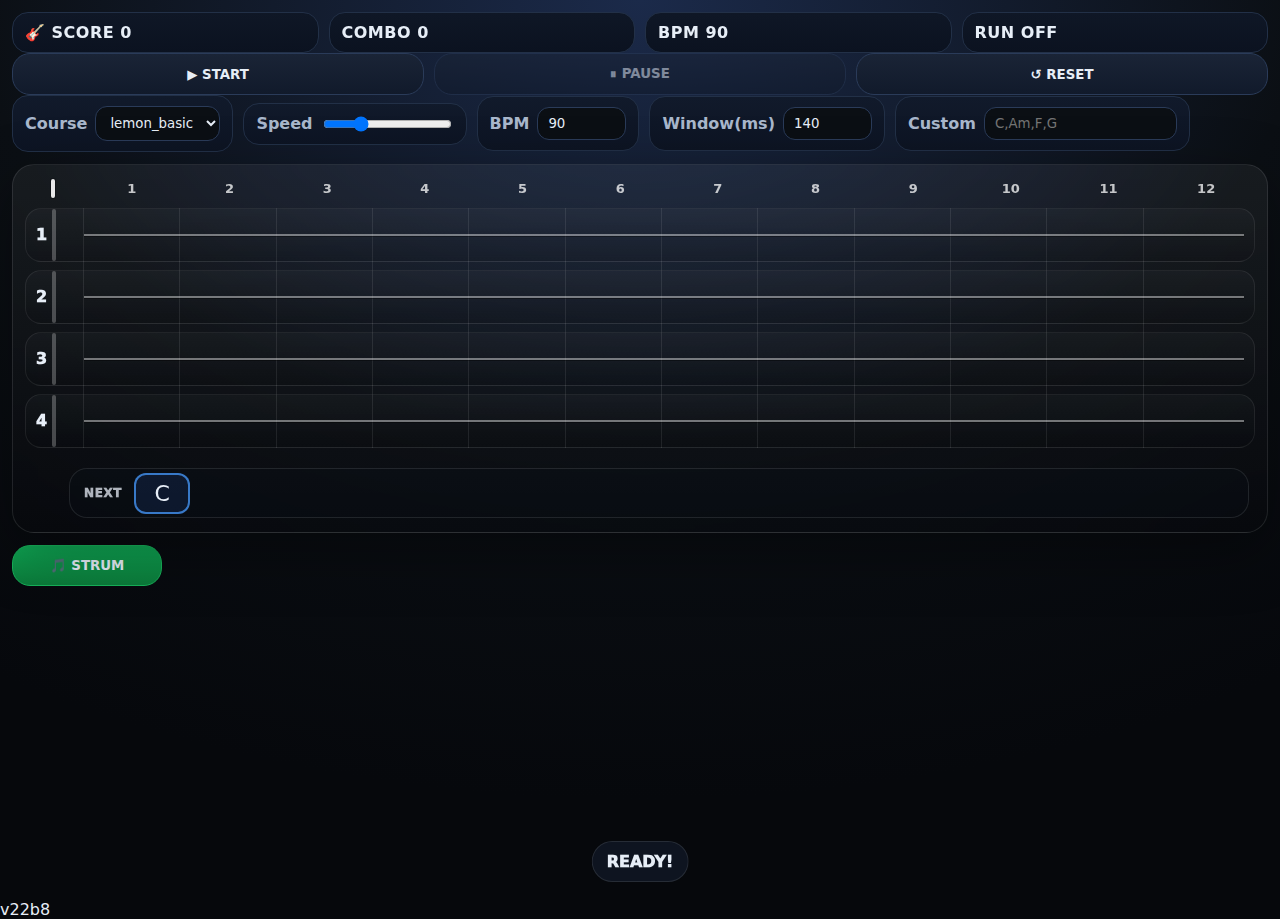
<file: index.html>
<!doctype html>
<html lang="ja">
<head>
  <meta charset="utf-8" />
  <meta name="viewport" content="width=device-width,initial-scale=1,viewport-fit=cover" />
  <title>Ukeflow v22 - UI Step A</title>
  <link rel="stylesheet" href="styles.css?v=22b8" />
</head>
<body>
  <div class="app">
    <header class="top">
      <div class="hudBar">
        <div class="hudPill">🎸 SCORE <span id="score">0</span></div>
        <div class="hudPill">COMBO <span id="combo">0</span></div>
        <div class="hudPill">BPM <span id="bpm">90</span></div>
        <div class="hudPill">RUN <span id="run">OFF</span></div>
      </div>

      <div class="controls">
        <button id="btnStart" class="btn btn--wide">▶ START</button>
        <button id="btnPause" class="btn btn--wide" disabled>⏸ PAUSE</button>
        <button id="btnReset" class="btn btn--wide">↺ RESET</button>
      </div>

      <div class="settings">
        <label>Course
          <select id="course">
            <option value="lemon_basic">lemon_basic</option>
            <option value="gcea">gcea</option>
            <option value="custom">custom</option>
          </select>
        </label>
        <label>Speed
          <input id="speed" type="range" min="0.7" max="1.8" step="0.05" value="1.0" />
        </label>
        <label>BPM
          <input id="bpmInput" type="number" min="60" max="200" value="90" />
        </label>
        <label>Window(ms)
          <input id="windowInput" type="number" min="60" max="280" value="140" />
        </label>
        <label>Custom
          <input id="customProg" type="text" placeholder="C,Am,F,G" />
        </label>
      </div>
    </header>

    <main class="main">
      <!-- Step A: Fingerboard view -->
      <section id="fretboard" class="fretboard">
        <div class="fretRulerWrap">
          <div class="hitLine"></div>
          <div id="fretRuler" class="fretRuler"></div>
        </div>
        <div id="laneGrid" class="laneGrid"></div>
        <div id="nextInBoard" class="nextInBoard"><div class="nextInBoardLabel">NEXT</div><div id="nextChordBoard" class="nextInBoardChord">-</div></div>
      
        <div id="hitSticker" class="hitSticker" aria-hidden="true">
          <div class="hitStickerInner">
            <div id="hitStickerText" class="hitStickerText">HIT!</div>
          </div>
        </div>
</section>

      <div id="pads" class="pads"></div>
    </main>

    <div id="floating" class="floating">-</div>
  </div>

  <script src="engine/engine.js?v=22b8"></script>
  <script src="app.js?v=22b8"></script>
  <div id="verBadge" class="verBadge">v22b8</div>
</body>
</html>
</file>
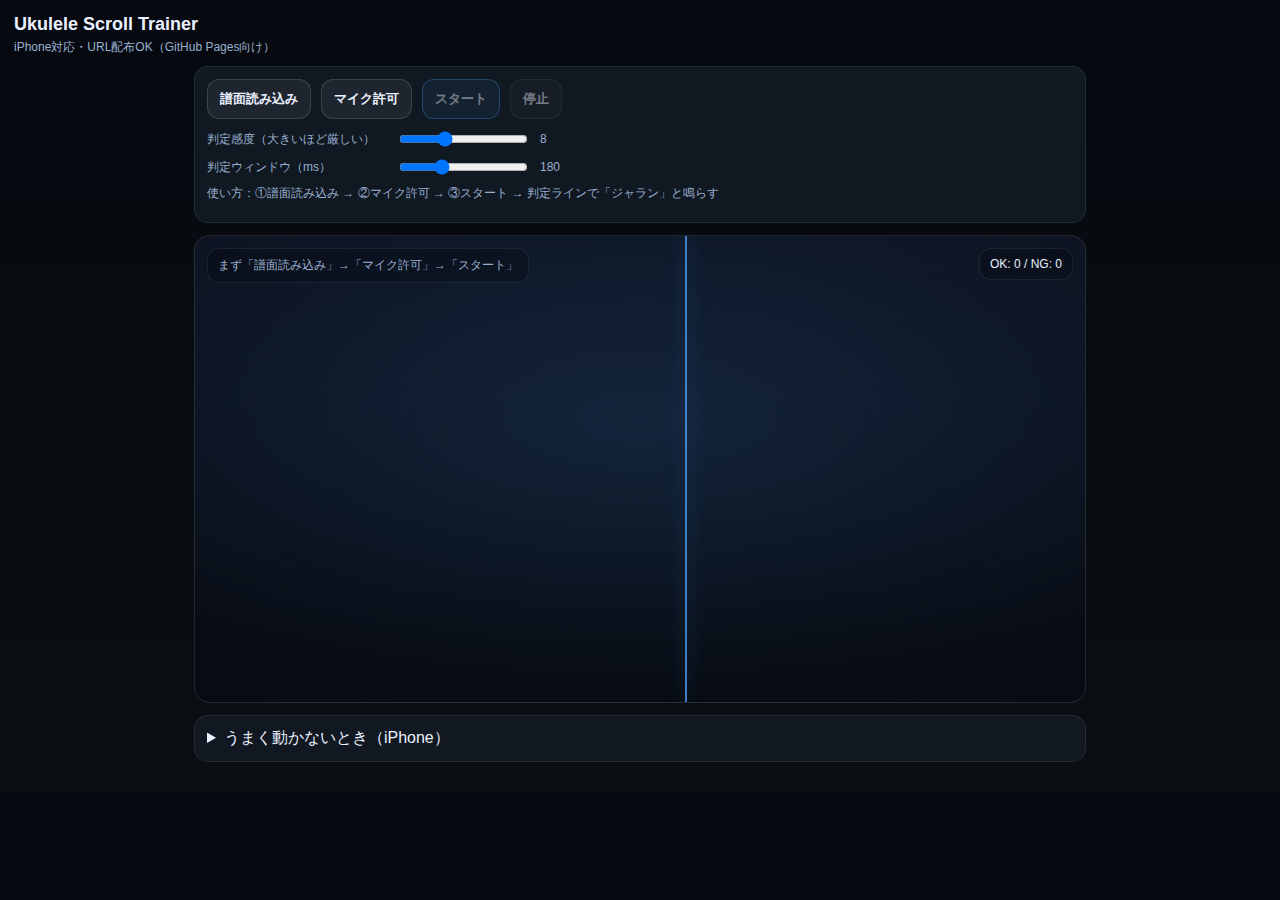
<file: PLAN1/index.html>
<!doctype html>
<html lang="ja">
<head>
  <meta charset="utf-8" />
  <meta name="viewport" content="width=device-width, initial-scale=1, viewport-fit=cover" />
  <title>Ukulele Scroll Trainer (Web)</title>
  <link rel="stylesheet" href="./style.css" />
</head>
<body>
  <header class="top">
    <div class="title">Ukulele Scroll Trainer</div>
    <div class="sub">iPhone対応・URL配布OK（GitHub Pages向け）</div>
  </header>

  <main class="wrap">
    <section class="panel">
      <div class="row">
        <button id="btnLoad" class="btn">譜面読み込み</button>
        <button id="btnMic" class="btn">マイク許可</button>
        <button id="btnStart" class="btn primary" disabled>スタート</button>
        <button id="btnStop" class="btn" disabled>停止</button>
      </div>

      <div class="row small">
        <label>判定感度（大きいほど厳しい）</label>
        <input id="thSlider" type="range" min="2" max="20" value="8" />
        <span id="thVal">8</span>
      </div>

      <div class="row small">
        <label>判定ウィンドウ（ms）</label>
        <input id="winSlider" type="range" min="80" max="400" value="180" />
        <span id="winVal">180</span>
      </div>

      <div class="row small">
        <div class="hint">
          使い方：①譜面読み込み → ②マイク許可 → ③スタート → 判定ラインで「ジャラン」と鳴らす
        </div>
      </div>
    </section>

    <section class="stage">
      <canvas id="cv"></canvas>
      <div class="overlay">
        <div class="judgeLine"></div>
        <div id="status" class="status">待機中</div>
        <div id="score" class="score">OK: 0 / NG: 0</div>
      </div>
    </section>

    <section class="panel">
      <details>
        <summary>うまく動かないとき（iPhone）</summary>
        <ul>
          <li>必ず https のURLで開く（GitHub Pages等）</li>
          <li>「マイク許可」を押した直後に許可ダイアログが出ます</li>
          <li>iPhoneはマナーモードでもOK（マイクは関係なし）</li>
          <li>静かすぎる/判定が出ない→感度を下げる（スライダを左へ）</li>
        </ul>
      </details>
    </section>
  </main>

  <script src="./app.js"></script>
</body>
</html>
</file>
<file: styles.css>
/* Ukeflow UI Step A: Fingerboard Layout (engine untouched) */
:root{
  --bg:#0b0f14;
  --panel:#101826;
  --panel2:#0f1624;
  --stroke:#223047;
  --stroke2:#2a3b59;
  --text:#e7eef7;
  --muted:#a9b7cc;
  --hit:#ffffff;
  --hitGlow:#7CFF6A;
}

*{box-sizing:border-box;font-family:system-ui,-apple-system,"Segoe UI",Roboto,"Hiragino Kaku Gothic ProN","Noto Sans JP",sans-serif;}
body{margin:0;background:radial-gradient(1200px 800px at 50% 0%, #1b2a4a 0%, var(--bg) 55%, #06080c 100%);color:var(--text);}
.app{min-height:100vh;display:flex;flex-direction:column;gap:12px;padding:12px;}

.hudBar{display:flex;gap:10px;flex-wrap:wrap;align-items:center;justify-content:space-between;}
.hudPill{flex:1;min-width:120px;background:linear-gradient(180deg,#0f1726,#0b1220);border:1px solid var(--stroke);border-radius:16px;padding:10px 12px;font-weight:800;letter-spacing:0.5px;backdrop-filter:blur(8px);}

.controls{display:flex;gap:10px;flex-wrap:wrap;}
.btn{background:linear-gradient(180deg,#1a2436,#111a2b);border:1px solid var(--stroke2);color:var(--text);border-radius:18px;padding:12px 14px;font-weight:900;}
.btn--wide{flex:1;min-width:110px}
.btn:disabled{opacity:0.5}

.settings{display:flex;flex-wrap:wrap;gap:10px;align-items:center}
.settings label{display:flex;gap:8px;align-items:center;background:linear-gradient(180deg,#111a2b,#0d1423);border:1px solid var(--stroke);border-radius:16px;padding:10px 12px;color:var(--muted);font-weight:800}
.settings input,.settings select{
  background:#0b0f14;color:var(--text);
  border:1px solid var(--stroke2);border-radius:12px;padding:8px 10px
}
.settings input[type="range"]{padding:0;border:none;background:transparent}

.main{display:flex;flex-direction:column;gap:12px;flex:1}

/* ===== Fingerboard ===== */
.fretboard{
  position:relative;
  background:linear-gradient(180deg, rgba(255,255,255,0.05), rgba(0,0,0,0.10));
  border:1px solid rgba(255,255,255,0.10);
  border-radius:22px;
  padding:14px 12px 84px;
  overflow:hidden;
  backdrop-filter:blur(10px);
  box-shadow:0 18px 60px rgba(0,0,0,0.35);
}

/* Fret ruler row */
.fretRulerWrap{position:relative;padding-left:58px;margin-bottom:10px;}
.hitLine{
  position:absolute;left:26px;top:0;bottom:0;width:4px;
  background:rgba(255,255,255,0.9);
  box-shadow:0 0 0 1px rgba(0,0,0,0.25);
  border-radius:2px;
}
.fretboard.nowReady .hitLine{
  background:var(--hitGlow);
  box-shadow:0 0 24px rgba(124,255,106,0.55), 0 0 0 1px rgba(0,0,0,0.2);
}

.fretRuler{
  display:grid;
  grid-template-columns:repeat(12, 1fr);
  gap:0;
  color:rgba(255,255,255,0.75);
  font-weight:900;
  font-size:13px;
  user-select:none;
}
.fretNum{
  text-align:center;
  padding:2px 0;
}

/* Lanes container with vertical fret lines across all strings */
.laneGrid{
  position:relative;
  display:flex;
  flex-direction:column;
  gap:10px;
}

/* Vertical fret lines drawn once for the whole board */
.laneGrid::before{
  content:"";
  position:absolute;
  left:58px; right:16px; top:0; bottom:0;
  background:
    repeating-linear-gradient(
      to right,
      rgba(255,255,255,0.10) 0px,
      rgba(255,255,255,0.10) 1px,
      rgba(0,0,0,0.0) 1px,
      rgba(0,0,0,0.0) calc((100% / 12))
    );
  pointer-events:none;
  opacity:0.9;
}

/* Each string lane */
.lane{
  position:relative;
  height:64px;
  border-radius:18px;
  overflow:hidden;
  background:linear-gradient(180deg, rgba(255,255,255,0.03), rgba(0,0,0,0.10));
  border:1px solid rgba(255,255,255,0.08);
}

/* Left label area */
.laneHeader{
  position:absolute;left:10px;top:50%;
  transform:translateY(-50%);
  z-index:3;
  width:48px;
  display:flex;flex-direction:column;gap:2px;
  align-items:flex-start;
}
.laneLabel{font-size:20px;font-weight:1000;line-height:1}
.laneHint{font-size:11px;color:rgba(255,255,255,0.6);line-height:1.1}

/* Horizontal string line */
.lane--string::after{
  content:"";
  position:absolute;
  left:58px; right:10px;
  top:50%; height:2px;
  transform:translateY(-50%);
  background:rgba(255,255,255,0.42);
  box-shadow:0 1px 0 rgba(0,0,0,0.35);
  z-index:1;
}

/* hit guide line per lane (same x=26) */
.lane.fretGrid::before{
  content:"";
  position:absolute;left:26px;top:0;bottom:0;width:4px;
  background:rgba(255,255,255,0.25);
  z-index:2;border-radius:2px;
}
.fretboard.nowReady .lane.fretGrid::before{
  background:rgba(124,255,106,0.45);
}

.fingerDot{
  position:absolute;
  top:50%;
  transform:translateY(-50%);
  width:46px;height:46px;
  border-radius:999px;
  background:#2a4cff;
  display:flex;align-items:center;justify-content:center;
  z-index:4;
  box-shadow:0 10px 26px rgba(0,0,0,0.55);
}
.fingerChar{font-weight:1000;font-size:18px}
.fingerDot.ready{outline:4px solid var(--hitGlow);}
.fingerDot.hit{background:#00c853;}
.fingerDot.miss{background:#d50000;}

.pads{display:flex;gap:12px;align-items:center;flex-wrap:wrap}
.btn--green{background:linear-gradient(180deg,#0fa754,#0b7a3a);border-color:#17b35a}
.btn--strum{min-width:150px}
.nextBox{background:linear-gradient(180deg,#111a2b,#0d1423);border:1px solid rgba(255,255,255,0.10);border-radius:18px;padding:10px 12px}
.nextLabel{font-size:12px;opacity:0.7;font-weight:900}
.nextChord{font-size:22px;font-weight:1000}

.floating{
  position:fixed;left:50%;bottom:18px;transform:translateX(-50%);
  background:rgba(16,24,38,0.80);
  border:1px solid rgba(255,255,255,0.10);
  border-radius:999px;
  padding:10px 14px;
  font-weight:1000;
  backdrop-filter:blur(8px);
}

.tapFlash{animation:tapflash .12s ease-out}
@keyframes tapflash{from{filter:brightness(1.6)}to{filter:brightness(1)}}


/* NEXT chord in-board (Step A+) */
.nextInBoard{
  position:absolute;
  left:56px;
  right:18px;
  bottom:14px;
  height:54px;
  display:flex;
  align-items:center;
  gap:12px;
  padding:10px 14px;
  border-radius:18px;
  background:rgba(10,14,22,0.35);
  border:1px solid rgba(255,255,255,0.10);
  backdrop-filter:blur(8px);
  z-index:5;
  pointer-events:none; /* do not block strum taps */
}
.nextInBoardLabel{
  font-size:12px;
  font-weight:1000;
  opacity:0.75;
  letter-spacing:0.6px;
}
.nextInBoardChord{
  font-size:24px;
  font-weight:1100;
  padding:6px 12px;
  border-radius:12px;
  border:2px solid rgba(74,156,255,0.75);
  background:rgba(30,70,140,0.22);
  min-width:60px;
  text-align:center;
}


/* ===== B: Comic HIT sticker ===== */
.hitSticker{
  position:absolute;
  right:18px;
  top:46px;
  width:min(44vw, 240px);
  aspect-ratio: 1.6 / 1;
  display:none;
  z-index:20;
  pointer-events:none;
  filter: drop-shadow(0 18px 30px rgba(0,0,0,0.55));
}
.hitSticker.show{ display:block; }

.hitStickerInner{
  width:100%;
  height:100%;
  border-radius:22px;
  background:
    radial-gradient(circle at 30% 30%, rgba(255,255,255,0.25), rgba(255,255,255,0.0) 55%),
    radial-gradient(circle at 70% 60%, rgba(255,200,0,0.35), rgba(255,200,0,0.0) 55%),
    linear-gradient(180deg, rgba(255,255,255,0.10), rgba(0,0,0,0.15));
  border:3px solid rgba(255,255,255,0.75);
  transform: rotate(-8deg);
  display:flex;
  align-items:center;
  justify-content:center;
  position:relative;
  overflow:hidden;
}

.hitStickerInner::before{
  content:"";
  position:absolute;
  inset:-18px;
  background:
    radial-gradient(circle at 50% 50%, rgba(255,255,255,0.25), rgba(255,255,255,0.0) 60%);
  opacity:0.75;
  transform: rotate(12deg);
}

.hitStickerText{
  position:relative;
  font-weight:1100;
  letter-spacing:1px;
  font-size: clamp(26px, 6.8vw, 54px);
  padding: 8px 14px;
  border-radius: 16px;
  color: #ffd86a;
  -webkit-text-stroke: 6px rgba(0,0,0,0.55);
  text-shadow:
    0 6px 0 rgba(0,0,0,0.25),
    0 0 18px rgba(255,180,0,0.35);
}

.hitSticker.perfect .hitStickerText{ color:#7CFF6A; text-shadow:0 0 18px rgba(124,255,106,0.45); }
.hitSticker.great .hitStickerText{ color:#6ad3ff; text-shadow:0 0 18px rgba(106,211,255,0.45); }
.hitSticker.ok .hitStickerText{ color:#ffd86a; }
.hitSticker.miss .hitStickerText{ color:#ff6a6a; text-shadow:0 0 18px rgba(255,106,106,0.35); }

@keyframes stickerPop {
  0%   { transform: translateY(6px) scale(0.72) rotate(-10deg); opacity:0; }
  55%  { transform: translateY(0) scale(1.08) rotate(-8deg); opacity:1; }
  100% { transform: translateY(0) scale(1.00) rotate(-8deg); opacity:1; }
}
@keyframes stickerOut {
  0% { opacity:1; }
  100% { opacity:0; }
}
.hitSticker.pop .hitStickerInner{ animation: stickerPop 220ms ease-out both; }
.hitSticker.fade{ animation: stickerOut 260ms ease-out both; }

/* Token burst feedback */
@keyframes tokenBurst {
  0% { transform: translateY(-50%) scale(1.00); filter:brightness(1.0); opacity:1; }
  35%{ transform: translateY(-50%) scale(1.18); filter:brightness(1.3); opacity:1; }
  100%{ transform: translateY(-50%) scale(0.92); filter:brightness(1.0); opacity:0.0; }
}
.fingerDot.burst{
  animation: tokenBurst 180ms ease-out both;
  outline: 4px solid rgba(255,255,255,0.55);
}


/* Hide small '1弦(A)' etc under 1/2/3/4 labels */
.laneHint{display:none !important;}

/* ===== Compact vertical layout (can be adjusted later) ===== */
.laneGrid{gap:8px;}
.lane{height:54px;border-radius:16px;}
.laneHeader{width:40px;left:10px;}
.laneLabel{font-size:16px;}
.lane--string::after{height:2px;}
.fingerDot{width:40px;height:40px;}
.fingerChar{font-size:16px;}
/* Reserve area for NEXT; keep but slightly slimmer */
.nextInBoard{height:50px;}
.nextInBoardChord{font-size:22px;min-width:56px;}
</file>
<file: PLAN1/style.css>
:root{
  --bg:#0b0f14;
  --panel:#121a24;
  --text:#eaf0ff;
  --muted:#9bb0d0;
  --accent:#4da3ff;
  --ok:#55ff9a;
  --ng:#ff5a74;
}

*{ box-sizing:border-box; }
body{
  margin:0;
  font-family: -apple-system, BlinkMacSystemFont, "Hiragino Kaku Gothic ProN", "Noto Sans JP", Segoe UI, Roboto, Helvetica, Arial, sans-serif;
  background: linear-gradient(180deg, #060a10, var(--bg));
  color:var(--text);
}

.top{
  padding: 14px 14px 10px;
}
.title{
  font-weight:700;
  font-size:18px;
}
.sub{
  margin-top:4px;
  color:var(--muted);
  font-size:12px;
}

.wrap{
  padding: 0 14px 30px;
  display:flex;
  flex-direction:column;
  gap:12px;
  max-width: 920px;
  margin: 0 auto;
}

.panel{
  background: rgba(18,26,36,0.9);
  border: 1px solid rgba(255,255,255,0.08);
  border-radius: 14px;
  padding: 12px;
}

.row{
  display:flex;
  gap:10px;
  flex-wrap:wrap;
  align-items:center;
  margin-bottom:10px;
}
.row:last-child{ margin-bottom:0; }

.row.small{
  margin-bottom:8px;
  color:var(--muted);
  font-size:12px;
}
.row.small label{
  min-width: 180px;
}

.btn{
  padding: 10px 12px;
  border-radius: 12px;
  border: 1px solid rgba(255,255,255,0.14);
  background: rgba(255,255,255,0.06);
  color: var(--text);
  font-weight: 600;
}
.btn:disabled{
  opacity: 0.45;
}
.btn.primary{
  border-color: rgba(77,163,255,0.7);
  background: rgba(77,163,255,0.16);
}

.hint{
  line-height: 1.4;
}

.stage{
  position:relative;
  height: 52vh;
  min-height: 320px;
  border-radius: 16px;
  overflow:hidden;
  border: 1px solid rgba(255,255,255,0.10);
  background: radial-gradient(1200px 500px at 50% 40%, rgba(77,163,255,0.14), transparent 55%),
              linear-gradient(180deg, #0c1220, #070b12);
}

#cv{
  width:100%;
  height:100%;
  display:block;
}

.overlay{
  position:absolute;
  inset:0;
  pointer-events:none;
}

.judgeLine{
  position:absolute;
  top:0;
  bottom:0;
  left: 55%;
  width: 2px;
  background: rgba(77,163,255,0.75);
  box-shadow: 0 0 18px rgba(77,163,255,0.45);
}

.status{
  position:absolute;
  left: 12px;
  top: 12px;
  padding: 8px 10px;
  border-radius: 12px;
  font-size: 12px;
  color: var(--muted);
  background: rgba(0,0,0,0.22);
  border: 1px solid rgba(255,255,255,0.08);
}

.score{
  position:absolute;
  right: 12px;
  top: 12px;
  padding: 8px 10px;
  border-radius: 12px;
  font-size: 12px;
  background: rgba(0,0,0,0.22);
  border: 1px solid rgba(255,255,255,0.08);
}
</file>
